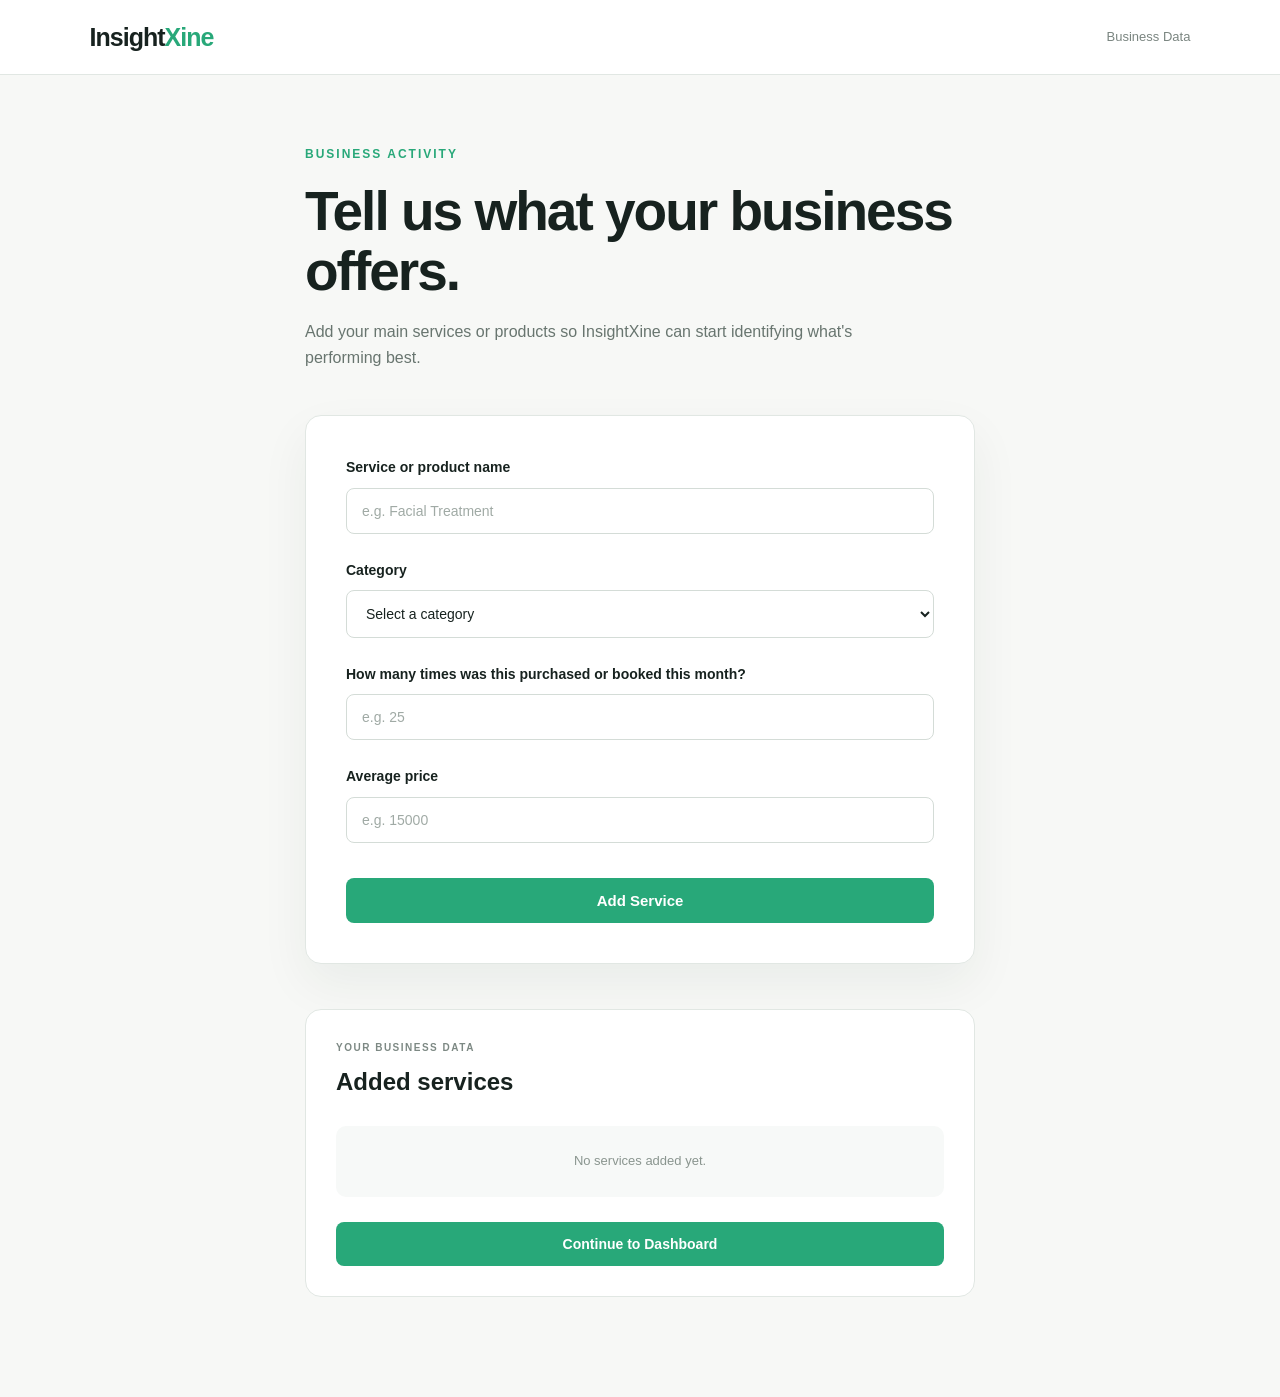
<file: data.html>
<!DOCTYPE html>
<html lang="en">

<head>
    <meta charset="UTF-8">
    <meta name="viewport" content="width=device-width, initial-scale=1.0">

    <title>Add Business Data | InsightXine</title>

    <link rel="stylesheet" href="css/style.css">
    <link rel="manifest" href="manifest.json">

    <meta name="theme-color" content="#28a879">

    <meta name="viewport" content="width=device-width, initial-scale=1.0">
</head>

<body class="data-page">

    <!-- HEADER -->
    <header class="setup-header">

        <a href="dashboard.html" class="logo">
            Insight<span>Xine</span>
        </a>

        <span class="setup-progress">
            Business Data
        </span>

    </header>


    <!-- MAIN -->
    <main class="data-container">

        <div class="setup-intro">

            <p class="eyebrow">
                BUSINESS ACTIVITY
            </p>

            <h1>
                Tell us what your business offers.
            </h1>

            <p>
                Add your main services or products so InsightXine
                can start identifying what's performing best.
            </p>

        </div>


        <!-- SERVICE FORM -->
        <form id="serviceForm" class="business-form">

            <div class="form-group">

                <label for="serviceName">
                    Service or product name
                </label>

                <input
                    type="text"
                    id="serviceName"
                    placeholder="e.g. Facial Treatment"
                    required
                >

            </div>


            <div class="form-group">

                <label for="serviceCategory">
                    Category
                </label>

                <select id="serviceCategory" required>

                    <option value="">
                        Select a category
                    </option>

                    <option value="service">
                        Service
                    </option>

                    <option value="product">
                        Product
                    </option>

                </select>

            </div>


            <div class="form-group">

                <label for="bookings">
                    How many times was this purchased or booked this month?
                </label>

                <input
                    type="number"
                    id="bookings"
                    placeholder="e.g. 25"
                    min="0"
                    required
                >

            </div>


            <div class="form-group">

                <label for="price">
                    Average price
                </label>

                <input
                    type="number"
                    id="price"
                    placeholder="e.g. 15000"
                    min="0"
                    required
                >

            </div>


            <button
                type="submit"
                class="primary-button setup-button"
            >
                Add Service
            </button>

        </form>


        <!-- ADDED SERVICES -->
        <section class="added-data">

            <div class="section-title">

                <div>

                    <p class="dashboard-label">
                        YOUR BUSINESS DATA
                    </p>

                    <h2>
                        Added services
                    </h2>

                </div>

            </div>


            <div id="servicesList" class="services-list">

                <p class="empty-state">
                    No services added yet.
                </p>

            </div>


            <button
                id="finishDataButton"
                class="primary-button finish-data-button"
                type="button"
            >
                Continue to Dashboard
            </button>

        </section>

    </main>


    <script src="js/script.js"></script>

</body>

</html>
</file>
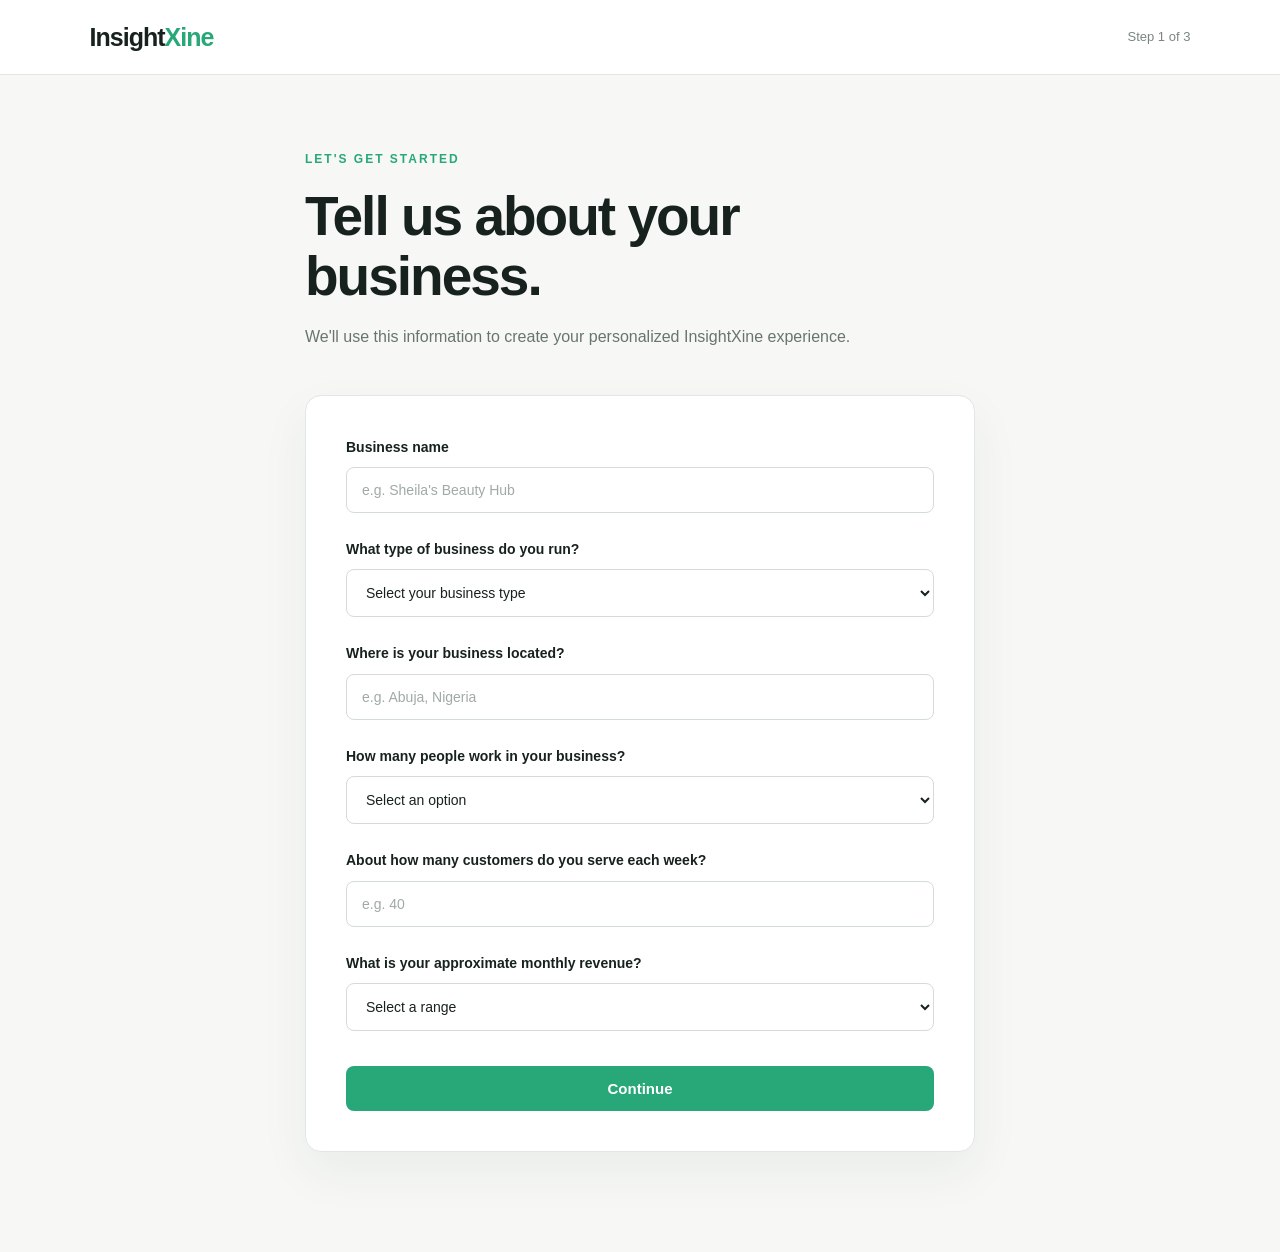
<file: setup.html>
<!DOCTYPE html>
<html lang="en">

<head>
    <meta charset="UTF-8">
    <meta name="viewport" content="width=device-width, initial-scale=1.0">

    <title>Set Up Your Business | InsightXine</title>

    <link rel="stylesheet" href="css/style.css">
    <link rel="manifest" href="manifest.json">

     <meta name="theme-color" content="#28a879">

      <meta name="viewport" content="width=device-width, initial-scale=1.0">
</head>

<body class="setup-page">

    <!-- TOP BAR -->
    <header class="setup-header">

        <a href="index.html" class="logo">
            Insight<span>Xine</span>
        </a>

        <span class="setup-progress">
            Step 1 of 3
        </span>

    </header>


    <!-- SETUP CONTENT -->
    <main class="setup-container">

        <div class="setup-intro">

            <p class="eyebrow">
                LET'S GET STARTED
            </p>

            <h1>
                Tell us about your business.
            </h1>

            <p>
                We'll use this information to create your
                personalized InsightXine experience.
            </p>

        </div>


        <!-- BUSINESS FORM -->
        <form
    id="businessForm"
    class="business-form"
    action="dashboard.html"
    method="GET"
          >

            <!-- BUSINESS NAME -->
            <div class="form-group">

                <label for="businessName">
                    Business name
                </label>

                <input
                    type="text"
                    id="businessName"
                    name="businessName"
                    placeholder="e.g. Sheila's Beauty Hub"
                    required
                >

            </div>


            <!-- BUSINESS TYPE -->
            <div class="form-group">

                <label for="businessType">
                    What type of business do you run?
                </label>

                <select
                    id="businessType"
                    name="businessType"
                    required
                >

                    <option value="">
                        Select your business type
                    </option>

                    <option value="beauty">
                        Beauty & Salon
                    </option>

                    <option value="restaurant">
                        Restaurant & Food
                    </option>

                    <option value="fashion">
                        Fashion & Clothing
                    </option>

                    <option value="retail">
                        Retail / Store
                    </option>

                    <option value="professional">
                        Professional Services
                    </option>

                    <option value="health">
                        Health & Wellness
                    </option>

                    <option value="other">
                        Other
                    </option>

                </select>

            </div>


            <!-- LOCATION -->
            <div class="form-group">

                <label for="businessLocation">
                    Where is your business located?
                </label>

                <input
                    type="text"
                    id="businessLocation"
                    name="businessLocation"
                    placeholder="e.g. Abuja, Nigeria"
                    required
                >

            </div>


            <!-- EMPLOYEES -->
            <div class="form-group">

                <label for="employees">
                    How many people work in your business?
                </label>

                <select
                    id="employees"
                    name="employees"
                    required
                >

                    <option value="">
                        Select an option
                    </option>

                    <option value="1">
                        Just me
                    </option>

                    <option value="2-5">
                        2–5 people
                    </option>

                    <option value="6-10">
                        6–10 people
                    </option>

                    <option value="11-25">
                        11–25 people
                    </option>

                    <option value="26+">
                        More than 25
                    </option>

                </select>

            </div>


            <!-- CUSTOMER COUNT -->
            <div class="form-group">

                <label for="customers">
                    About how many customers do you serve each week?
                </label>

                <input
                    type="number"
                    id="customers"
                    name="customers"
                    placeholder="e.g. 40"
                    min="0"
                    required
                >

            </div>


            <!-- REVENUE -->
            <div class="form-group">

                <label for="revenue">
                    What is your approximate monthly revenue?
                </label>

                <select
                    id="revenue"
                    name="revenue"
                    required
                >

                    <option value="">
                        Select a range
                    </option>

                    <option value="under-100k">
                        Under ₦100,000
                    </option>

                    <option value="100k-300k">
                        ₦100,000 – ₦300,000
                    </option>

                    <option value="300k-500k">
                        ₦300,000 – ₦500,000
                    </option>

                    <option value="500k-1m">
                        ₦500,000 – ₦1,000,000
                    </option>

                    <option value="1m+">
                        More than ₦1,000,000
                    </option>

                </select>

            </div>


            <!-- SUBMIT -->
            <button
                type="submit"
                class="primary-button setup-button"
            >
                Continue
            </button>

        </form>

    </main>


    <script src="js/script.js"></script>

</body>

</html>
</file>
<file: css/style.css>
/* =========================
   RESET
========================= */

* {
    margin: 0;
    padding: 0;
    box-sizing: border-box;
}

html {
    scroll-behavior: smooth;
}

body {
    font-family: Arial, Helvetica, sans-serif;
    background: #f7f8f6;
    color: #17221f;
    line-height: 1.6;
}

a {
    text-decoration: none;
    color: inherit;
}


/* =========================
   NAVBAR
========================= */

.navbar {
    width: 100%;
    padding: 22px 7%;
    display: flex;
    align-items: center;
    justify-content: space-between;
    background: #f7f8f6;
    border-bottom: 1px solid #e4e8e5;
    position: sticky;
    top: 0;
    z-index: 1000;
}

.logo,
.footer-logo {
    font-size: 25px;
    font-weight: 800;
    letter-spacing: -1px;
}

.logo span,
.footer-logo span {
    color: #28a879;
}

.navbar nav {
    display: flex;
    gap: 35px;
}

.navbar nav a {
    font-size: 14px;
    color: #53615c;
    transition: 0.3s;
}

.navbar nav a:hover {
    color: #28a879;
}

.nav-button {
    background: #17221f;
    color: white;
    padding: 11px 20px;
    border-radius: 8px;
    font-size: 14px;
    transition: 0.3s;
}

.nav-button:hover {
    background: #28a879;
}


/* =========================
   BUTTONS
========================= */

.primary-button {
    display: inline-block;
    background: #28a879;
    color: white;
    padding: 14px 24px;
    border-radius: 8px;
    font-weight: 600;
    transition: 0.3s;
}

.primary-button:hover {
    transform: translateY(-2px);
    background: #218e67;
}

.secondary-button {
    display: inline-block;
    padding: 14px 24px;
    border: 1px solid #cbd3cf;
    border-radius: 8px;
    font-weight: 600;
    transition: 0.3s;
}

.secondary-button:hover {
    border-color: #28a879;
    color: #28a879;
}


/* =========================
   HERO
========================= */

.hero {
    min-height: 720px;
    padding: 100px 7%;
    display: grid;
    grid-template-columns: 1fr 1fr;
    align-items: center;
    gap: 70px;
}

.eyebrow {
    font-size: 12px;
    font-weight: 800;
    letter-spacing: 2px;
    color: #28a879;
    margin-bottom: 18px;
}

.hero h1 {
    max-width: 650px;
    font-size: clamp(48px, 6vw, 76px);
    line-height: 1.02;
    letter-spacing: -4px;
    margin-bottom: 25px;
}

.hero h1 span {
    display: block;
    color: #28a879;
}

.hero-text {
    max-width: 570px;
    color: #66736e;
    font-size: 18px;
    margin-bottom: 32px;
}

.hero-buttons {
    display: flex;
    gap: 15px;
    flex-wrap: wrap;
}

.hero-note {
    margin-top: 20px;
    font-size: 13px;
    color: #89938f;
}


/* =========================
   DASHBOARD PREVIEW
========================= */

.dashboard-preview {
    background: white;
    border: 1px solid #dfe6e2;
    border-radius: 18px;
    padding: 25px;
    box-shadow: 0 25px 60px rgba(22, 43, 35, 0.10);
}

.preview-header {
    display: flex;
    align-items: center;
    justify-content: space-between;
    padding-bottom: 20px;
    border-bottom: 1px solid #edf0ee;
}

.preview-header small,
.preview-card small,
.insight-box small,
.action-box small {
    font-size: 10px;
    letter-spacing: 1.2px;
    color: #89938f;
    font-weight: 700;
}

.preview-header h3 {
    margin-top: 5px;
    font-size: 18px;
}

.status {
    font-size: 12px;
    color: #28a879;
    background: #e9f8f1;
    padding: 7px 10px;
    border-radius: 20px;
}

.preview-cards {
    display: grid;
    grid-template-columns: repeat(3, 1fr);
    gap: 12px;
    margin: 20px 0;
}

.preview-card {
    background: #f7f9f8;
    padding: 16px;
    border-radius: 10px;
}

.preview-card strong {
    display: block;
    margin: 8px 0 3px;
    font-size: 19px;
}

.preview-card span {
    font-size: 11px;
    color: #28a879;
}

.insight-box {
    display: flex;
    gap: 14px;
    padding: 18px;
    background: #edf9f4;
    border-radius: 12px;
}

.insight-icon {
    width: 35px;
    height: 35px;
    display: flex;
    align-items: center;
    justify-content: center;
    background: #28a879;
    color: white;
    border-radius: 8px;
}

.insight-box p,
.action-box p {
    font-size: 13px;
    margin-top: 6px;
}

.action-box {
    margin-top: 14px;
    padding: 18px;
    border-left: 3px solid #28a879;
    background: #fafafa;
}


/* =========================
   SECTIONS
========================= */

.features,
.how-it-works {
    padding: 110px 7%;
}

.section-heading {
    max-width: 700px;
    margin-bottom: 55px;
}

.section-heading h2 {
    font-size: clamp(36px, 4vw, 54px);
    line-height: 1.1;
    letter-spacing: -2px;
    margin-bottom: 18px;
}

.section-heading > p:last-child {
    color: #68756f;
}


/* =========================
   FEATURE CARDS
========================= */

.feature-grid {
    display: grid;
    grid-template-columns: repeat(3, 1fr);
    gap: 20px;
}

.feature-card {
    background: white;
    padding: 35px;
    border: 1px solid #e1e7e3;
    border-radius: 14px;
    transition: 0.3s;
}

.feature-card:hover {
    transform: translateY(-5px);
    box-shadow: 0 20px 40px rgba(22, 43, 35, 0.08);
}

.feature-number {
    color: #28a879;
    font-size: 13px;
    font-weight: 800;
    margin-bottom: 45px;
}

.feature-card h3 {
    font-size: 22px;
    margin-bottom: 12px;
}

.feature-card p {
    color: #6d7974;
    font-size: 14px;
}


/* =========================
   HOW IT WORKS
========================= */

.how-it-works {
    background: #17221f;
    color: white;
}

.how-it-works .section-heading > p:last-child {
    color: #aebbb5;
}

.steps {
    display: grid;
    grid-template-columns: repeat(3, 1fr);
    gap: 25px;
}

.step {
    border-top: 1px solid #40504a;
    padding-top: 25px;
}

.step span {
    color: #28a879;
    font-weight: 800;
}

.step h3 {
    margin: 25px 0 12px;
    font-size: 23px;
}

.step p {
    color: #aebbb5;
    font-size: 14px;
}


/* =========================
   CTA
========================= */

.cta {
    margin: 90px 7%;
    padding: 70px;
    background: #dff4eb;
    border-radius: 20px;
    display: flex;
    align-items: center;
    justify-content: space-between;
    gap: 40px;
}

.cta h2 {
    max-width: 650px;
    font-size: clamp(35px, 4vw, 55px);
    line-height: 1.1;
    letter-spacing: -2px;
    margin-bottom: 18px;
}

.cta p {
    color: #617069;
}


/* =========================
   FOOTER
========================= */

footer {
    padding: 45px 7%;
    border-top: 1px solid #e0e5e2;
    background: white;
}

footer > p {
    margin-top: 10px;
    color: #718079;
    font-size: 14px;
}

.copyright {
    margin-top: 35px !important;
    font-size: 12px !important;
}


/* =========================
   RESPONSIVE
========================= */

@media (max-width: 900px) {

    .navbar nav {
        display: none;
    }

    .hero {
        grid-template-columns: 1fr;
        padding-top: 70px;
    }

    .feature-grid,
    .steps {
        grid-template-columns: 1fr;
    }

    .cta {
        flex-direction: column;
        align-items: flex-start;
        padding: 45px 30px;
    }
}


@media (max-width: 600px) {

    .navbar {
        padding: 18px 5%;
    }

    .nav-button {
        padding: 9px 14px;
    }

    .hero,
    .features,
    .how-it-works {
        padding-left: 5%;
        padding-right: 5%;
    }

    .hero h1 {
        letter-spacing: -2px;
    }

    .preview-cards {
        grid-template-columns: 1fr;
    }

    .hero-buttons {
        flex-direction: column;
    }

    .hero-buttons a {
        text-align: center;
    }

    .cta {
        margin: 60px 5%;
    }
}

/* =========================
   BUSINESS SETUP PAGE
========================= */

.setup-page {
    min-height: 100vh;
    background: #f7f8f6;
}


/* TOP HEADER */

.setup-header {
    height: 75px;
    padding: 0 7%;
    display: flex;
    align-items: center;
    justify-content: space-between;
    background: white;
    border-bottom: 1px solid #e1e7e3;
}

.setup-progress {
    font-size: 13px;
    color: #7a8580;
}


/* SETUP CONTAINER */

.setup-container {
    width: 100%;
    max-width: 720px;
    margin: 0 auto;
    padding: 75px 25px 100px;
}


/* INTRO */

.setup-intro {
    margin-bottom: 45px;
}

.setup-intro h1 {
    font-size: clamp(38px, 5vw, 55px);
    line-height: 1.08;
    letter-spacing: -2px;
    margin-bottom: 18px;
}

.setup-intro > p:last-child {
    max-width: 580px;
    color: #68756f;
    font-size: 16px;
}


/* FORM */

.business-form {
    background: white;
    padding: 40px;
    border: 1px solid #e1e7e3;
    border-radius: 16px;
    box-shadow: 0 20px 50px rgba(22, 43, 35, 0.06);
}


/* FORM GROUP */

.form-group {
    margin-bottom: 25px;
}

.form-group label {
    display: block;
    font-size: 14px;
    font-weight: 700;
    margin-bottom: 9px;
}


/* INPUTS */

.form-group input,
.form-group select {
    width: 100%;
    padding: 14px 15px;
    border: 1px solid #d4dcd7;
    border-radius: 8px;
    background: white;
    color: #17221f;
    font-family: inherit;
    font-size: 14px;
    outline: none;
    transition: 0.2s;
}

.form-group input::placeholder {
    color: #a0aaa5;
}

.form-group input:focus,
.form-group select:focus {
    border-color: #28a879;
    box-shadow: 0 0 0 3px rgba(40, 168, 121, 0.10);
}


/* BUTTON */

.setup-button {
    width: 100%;
    border: none;
    cursor: pointer;
    font-family: inherit;
    font-size: 15px;
    margin-top: 10px;
}


/* MOBILE */

@media (max-width: 600px) {

    .setup-header {
        padding: 0 5%;
    }

    .setup-container {
        padding: 50px 5% 80px;
    }

    .business-form {
        padding: 25px;
    }

}

/* =========================
   DASHBOARD
========================= */

.dashboard-page {
    min-height: 100vh;
    background: #f5f7f6;
}


/* SIDEBAR */

.sidebar {
    position: fixed;
    left: 0;
    top: 0;
    width: 245px;
    height: 100vh;
    padding: 30px 20px;
    background: #17221f;
    color: white;
    display: flex;
    flex-direction: column;
}

.sidebar .logo {
    padding: 0 12px;
    color: white;
    margin-bottom: 55px;
}

.dashboard-nav {
    display: flex;
    flex-direction: column;
    gap: 8px;
}

.dashboard-nav a,
.sidebar-bottom a {
    display: flex;
    align-items: center;
    gap: 13px;
    padding: 13px 14px;
    border-radius: 8px;
    color: #aebbb5;
    font-size: 14px;
    transition: 0.2s;
}

.dashboard-nav a:hover,
.dashboard-nav a.active {
    background: #263831;
    color: white;
}

.dashboard-nav a.active {
    border-left: 3px solid #28a879;
}

.dashboard-nav a span {
    width: 20px;
}

.sidebar-bottom {
    margin-top: auto;
}


/* MAIN */

.dashboard-main {
    margin-left: 245px;
    min-height: 100vh;
    padding: 35px 5%;
}


/* HEADER */

.dashboard-header {
    display: flex;
    justify-content: space-between;
    align-items: center;
    padding-bottom: 30px;
    border-bottom: 1px solid #dfe5e1;
}

.dashboard-label {
    font-size: 10px;
    letter-spacing: 1.5px;
    font-weight: 800;
    color: #7d8984;
    margin-bottom: 7px;
}

.dashboard-header h1 {
    font-size: 25px;
}

.profile-circle {
    width: 42px;
    height: 42px;
    border-radius: 50%;
    background: #28a879;
    color: white;
    display: flex;
    align-items: center;
    justify-content: center;
    font-size: 11px;
    font-weight: 800;
}


/* WELCOME */

.dashboard-welcome {
    padding: 55px 0 35px;
}

.dashboard-welcome h2 {
    max-width: 700px;
    font-size: clamp(32px, 4vw, 50px);
    line-height: 1.08;
    letter-spacing: -2px;
    margin-bottom: 15px;
}

.dashboard-welcome > div > p:last-child {
    color: #69766f;
}


/* METRICS */

.metric-grid {
    display: grid;
    grid-template-columns: repeat(4, 1fr);
    gap: 16px;
}

.metric-card {
    background: white;
    border: 1px solid #e0e6e2;
    border-radius: 12px;
    padding: 22px;
}

.metric-top {
    display: flex;
    justify-content: space-between;
    align-items: center;
    color: #6f7c76;
    font-size: 12px;
}

.metric-icon {
    width: 30px;
    height: 30px;
    display: flex;
    justify-content: center;
    align-items: center;
    background: #e9f7f1;
    color: #28a879;
    border-radius: 7px;
}

.metric-card strong {
    display: block;
    margin: 20px 0 5px;
    font-size: 25px;
}

.metric-card p {
    color: #929c97;
    font-size: 11px;
}


/* INSIGHTS */

.insights-layout {
    display: grid;
    grid-template-columns: 1.7fr 1fr;
    gap: 18px;
    margin-top: 18px;
}

.main-insight,
.action-card,
.profile-section {
    background: white;
    border: 1px solid #e0e6e2;
    border-radius: 12px;
}

.main-insight {
    padding: 28px;
}

.section-title {
    display: flex;
    justify-content: space-between;
    align-items: flex-start;
}

.section-title h3 {
    font-size: 21px;
}

.insight-status {
    color: #28a879;
    background: #e9f7f1;
    padding: 7px 10px;
    border-radius: 20px;
    font-size: 11px;
}

.insight-content {
    display: flex;
    gap: 18px;
    padding: 25px;
    margin-top: 25px;
    background: #edf9f4;
    border-radius: 10px;
}

.big-insight-icon {
    min-width: 45px;
    height: 45px;
    display: flex;
    justify-content: center;
    align-items: center;
    background: #28a879;
    color: white;
    border-radius: 10px;
    font-size: 20px;
}

.insight-content h4 {
    margin-bottom: 7px;
}

.insight-content p {
    color: #68756f;
    font-size: 13px;
}


/* ACTION */

.action-card {
    padding: 28px;
}

.action-icon {
    width: 45px;
    height: 45px;
    display: flex;
    justify-content: center;
    align-items: center;
    background: #17221f;
    color: white;
    border-radius: 10px;
    margin: 20px 0;
}

.action-card h3 {
    font-size: 20px;
    margin-bottom: 10px;
}

.action-card > p:not(.dashboard-label) {
    color: #6c7973;
    font-size: 13px;
    margin-bottom: 25px;
}

.action-button {
    border: none;
    background: #28a879;
    color: white;
    padding: 12px 18px;
    border-radius: 7px;
    cursor: pointer;
    font-family: inherit;
    font-weight: 600;
}


/* PROFILE */

.profile-section {
    margin-top: 18px;
    padding: 28px;
}

.profile-grid {
    display: grid;
    grid-template-columns: repeat(4, 1fr);
    gap: 20px;
    margin-top: 25px;
}

.profile-grid div {
    padding: 18px;
    background: #f7f9f8;
    border-radius: 8px;
}

.profile-grid span {
    display: block;
    color: #8a958f;
    font-size: 11px;
    margin-bottom: 8px;
}

.profile-grid strong {
    font-size: 14px;
}


/* FOOTER */

.dashboard-footer {
    display: flex;
    justify-content: space-between;
    margin-top: 50px;
    padding: 25px 0;
    border-top: 1px solid #dfe5e1;
    color: #89948f;
    font-size: 11px;
}

.dashboard-footer p {
    font-weight: 800;
    color: #28a879;
}


/* DASHBOARD MOBILE */

@media (max-width: 1100px) {

    .metric-grid {
        grid-template-columns: repeat(2, 1fr);
    }

    .profile-grid {
        grid-template-columns: repeat(2, 1fr);
    }

}

@media (max-width: 800px) {

    .sidebar {
        position: static;
        width: 100%;
        height: auto;
        padding: 18px;
    }

    .sidebar .logo {
        margin-bottom: 15px;
    }

    .dashboard-nav {
        flex-direction: row;
        overflow-x: auto;
    }

    .sidebar-bottom {
        display: none;
    }

    .dashboard-main {
        margin-left: 0;
        padding: 25px 5%;
    }

    .insights-layout {
        grid-template-columns: 1fr;
    }

}

@media (max-width: 600px) {

    .metric-grid,
    .profile-grid {
        grid-template-columns: 1fr;
    }

    .dashboard-footer {
        flex-direction: column;
        gap: 8px;
    }

}
/* =========================
   BUSINESS DATA PAGE
========================= */

.data-page {
    min-height: 100vh;
    background: #f7f8f6;
}

.data-container {
    width: 100%;
    max-width: 720px;
    margin: 0 auto;
    padding: 70px 25px 100px;
}


/* ADDED DATA */

.added-data {
    margin-top: 45px;
    background: white;
    border: 1px solid #e1e7e3;
    border-radius: 16px;
    padding: 30px;
}

.added-data h2 {
    font-size: 24px;
}


/* SERVICE LIST */

.services-list {
    margin-top: 25px;
}

.empty-state {
    padding: 25px;
    text-align: center;
    color: #8a958f;
    background: #f7f9f8;
    border-radius: 10px;
    font-size: 13px;
}


/* SERVICE ITEM */

.service-item {
    display: flex;
    align-items: center;
    justify-content: space-between;
    gap: 20px;
    padding: 18px;
    margin-bottom: 10px;
    background: #f7f9f8;
    border-radius: 10px;
}

.service-info h3 {
    font-size: 15px;
    margin-bottom: 5px;
}

.service-info p {
    color: #7b8781;
    font-size: 12px;
}

.service-stats {
    text-align: right;
}

.service-stats strong {
    display: block;
    font-size: 15px;
}

.service-stats span {
    font-size: 11px;
    color: #28a879;
}


/* FINISH BUTTON */

.finish-data-button {
    width: 100%;
    border: none;
    cursor: pointer;
    font-family: inherit;
    font-size: 14px;
    margin-top: 25px;
}


/* MOBILE */

@media (max-width: 600px) {

    .data-container {
        padding: 50px 5% 80px;
    }

    .added-data {
        padding: 22px;
    }

    .service-item {
        align-items: flex-start;
        flex-direction: column;
    }

    .service-stats {
        text-align: left;
    }

}

/* =========================
   TOP SERVICE
========================= */

.top-service-card {
    margin-top: 18px;
    padding: 25px;
    background: white;
    border: 1px solid #e0e6e2;
    border-radius: 12px;
    display: flex;
    justify-content: space-between;
    align-items: center;
}

.top-service-card h3 {
    font-size: 22px;
    margin-bottom: 6px;
}

.top-service-card p:not(.dashboard-label) {
    color: #718079;
    font-size: 13px;
}

.top-service-badge {
    width: 48px;
    height: 48px;
    display: flex;
    align-items: center;
    justify-content: center;
    background: #e9f7f1;
    color: #28a879;
    border-radius: 10px;
    font-size: 20px;
}

/* =========================
   INSIGHT LABEL
========================= */

.insight-label {
    display: block;
    font-size: 10px;
    font-weight: 800;
    letter-spacing: 1.5px;
    color: #28a879;
    margin-bottom: 7px;
}


/* BUSINESS HEALTH SCORE */

.health-score-section {
    margin: 30px 0;
}

.health-score-section h2 {
    margin-bottom: 18px;
    color: #134661;
    font-size: 24px;
}

.health-score-card {
    display: flex;
    align-items: center;
    gap: 25px;
    padding: 28px;
    background: #ffffff;
    border: 1px solid #e3ecef;
    border-radius: 18px;
    box-shadow: 0 6px 20px rgba(19, 70, 97, 0.08);
}

.health-score-circle {
    width: 120px;
    height: 120px;
    min-width: 120px;
    border-radius: 50%;
    background: #e5f7f2;
    border: 8px solid #30bfa3;
    display: flex;
    flex-direction: column;
    align-items: center;
    justify-content: center;
    color: #134661;
}

.health-score-circle span {
    font-size: 36px;
    font-weight: 800;
    line-height: 1.1;
}

.health-score-circle small {
    font-size: 13px;
    color: #52717f;
    margin-top: 4px;
}

.health-score-details h3 {
    margin: 0 0 10px;
    color: #134661;
    font-size: 21px;
}

.health-score-details p {
    margin: 0;
    color: #627783;
    font-size: 15px;
    line-height: 1.7;
    max-width: 550px;
}

/* MOBILE RESPONSIVENESS */

@media (max-width: 600px) {
    .health-score-card {
        flex-direction: column;
        align-items: flex-start;
        padding: 22px;
        gap: 20px;
    }

    .health-score-circle {
        width: 105px;
        height: 105px;
        min-width: 105px;
    }

    .health-score-circle span {
        font-size: 32px;
    }

    .health-score-section h2 {
        font-size: 21px;
    }

    .health-score-details h3 {
        font-size: 19px;
    }
}


/* Step 16: Booking Analytics Chart */

.booking-analytics-section {
    margin: 30px 0;
}

.booking-analytics-section h2 {
    margin-bottom: 8px;
    color: #134661;
    font-size: 24px;
}

.analytics-description {
    margin-bottom: 20px;
    color: #627783;
    line-height: 1.6;
}

.booking-chart-card {
    padding: 26px;
    background: #ffffff;
    border: 1px solid #e3ecef;
    border-radius: 18px;
    box-shadow: 0 6px 20px rgba(19, 70, 97, 0.08);
}

.chart-heading {
    display: flex;
    align-items: center;
    justify-content: space-between;
    gap: 15px;
    flex-wrap: wrap;
    margin-bottom: 28px;
}

.chart-heading h3 {
    margin: 0;
    color: #134661;
    font-size: 19px;
}

#chartTotalBookings {
    padding: 8px 13px;
    background: #e5f7f2;
    color: #137c69;
    border-radius: 20px;
    font-size: 13px;
    font-weight: 700;
}

.booking-chart {
    display: flex;
    flex-direction: column;
    gap: 24px;
}

.chart-row {
    width: 100%;
}

.chart-label {
    display: flex;
    justify-content: space-between;
    align-items: center;
    gap: 12px;
    margin-bottom: 10px;
    color: #294b5a;
    font-size: 14px;
}

.chart-label span {
    overflow-wrap: anywhere;
}

.chart-label strong {
    color: #134661;
    font-size: 15px;
}

.chart-bar-background {
    width: 100%;
    height: 14px;
    overflow: hidden;
    background: #edf2f4;
    border-radius: 20px;
}

.chart-bar {
    height: 100%;
    background: linear-gradient(90deg, #30bfa3, #134661);
    border-radius: 20px;
    transition: width 0.5s ease;
}

.chart-empty-message {
    margin: 0;
    padding: 25px 10px;
    color: #627783;
    text-align: center;
    line-height: 1.6;
}

@media (max-width: 600px) {
    .booking-chart-card {
        padding: 20px;
    }

    .booking-analytics-section h2 {
        font-size: 21px;
    }

    .chart-heading h3 {
        font-size: 17px;
    }

    .chart-label {
        font-size: 13px;
    }
}


/* Install InsightXine button */
.install-app-button {
    background: #28a879;
    color: #ffffff;
    border: none;
    border-radius: 10px;
    padding: 13px 20px;
    font-size: 15px;
    font-weight: 700;
    cursor: pointer;
    margin: 10px 0;
    transition: background 0.2s ease, transform 0.2s ease;
}

.install-app-button:hover {
    background: #208761;
    transform: translateY(-2px);
}

.install-app-button:focus-visible {
    outline: 3px solid #17221f;
    outline-offset: 3px;
}

.install-app-button[hidden] {
    display: none;
}


/* ==========================================
   INSIGHTXINE — PREMIUM DASHBOARD REDESIGN
   ========================================== */

.dashboard-page {
    --ix-navy: #134661;
    --ix-navy-dark: #0e354a;
    --ix-green: #30bfa3;
    --ix-green-dark: #168b76;
    --ix-green-light: #e8f8f3;
    --ix-bg: #f4f7f6;
    --ix-white: #ffffff;
    --ix-text: #203641;
    --ix-muted: #73838b;
    --ix-border: #e4ece9;

    background: var(--ix-bg);
    color: var(--ix-text);
    font-family: Inter, "Segoe UI", Arial, sans-serif;
}

/* Consistent sizing and smooth transitions */

.dashboard-page *,
.dashboard-page *::before,
.dashboard-page *::after {
    box-sizing: border-box;
}

.dashboard-page a,
.dashboard-page button {
    -webkit-tap-highlight-color: transparent;
}

.dashboard-page a {
    transition: background 0.2s ease, color 0.2s ease;
}

/* ==========================================
   SIDEBAR
   ========================================== */

.dashboard-page .sidebar {
    width: 250px;
    padding: 32px 18px 22px;
    background: linear-gradient(
        180deg,
        var(--ix-navy) 0%,
        var(--ix-navy-dark) 100%
    );
    border-right: 1px solid rgba(255, 255, 255, 0.08);
    box-shadow: 8px 0 30px rgba(14, 53, 74, 0.05);
    z-index: 20;
}

.dashboard-page .sidebar .logo {
    padding: 0 14px;
    margin-bottom: 48px;
    color: #ffffff;
    font-size: 27px;
    letter-spacing: -1.2px;
}

.dashboard-page .sidebar .logo span {
    color: var(--ix-green);
}

.dashboard-page .dashboard-nav {
    gap: 7px;
}

.dashboard-page .dashboard-nav a,
.dashboard-page .sidebar-bottom a {
    min-height: 46px;
    padding: 12px 14px;
    border-left: 3px solid transparent;
    border-radius: 9px;
    color: #c5d7dd;
    font-size: 13px;
    font-weight: 500;
}

.dashboard-page .dashboard-nav a:hover,
.dashboard-page .sidebar-bottom a:hover {
    background: rgba(255, 255, 255, 0.08);
    color: #ffffff;
}

.dashboard-page .dashboard-nav a.active {
    background: rgba(48, 191, 163, 0.15);
    border-left-color: var(--ix-green);
    color: #ffffff;
    font-weight: 700;
}

.dashboard-page .dashboard-nav a span {
    display: inline-flex;
    justify-content: center;
    align-items: center;
    font-size: 17px;
}

/* ==========================================
   MAIN CONTENT
   ========================================== */

.dashboard-page .dashboard-main {
    margin-left: 250px;
    padding: 34px clamp(22px, 3.5vw, 54px);
    max-width: none;
    min-width: 0;
}

.dashboard-page .dashboard-label {
    color: #82929a;
    font-size: 10px;
    font-weight: 800;
    letter-spacing: 1.6px;
    line-height: 1.5;
}

.dashboard-page h1,
.dashboard-page h2,
.dashboard-page h3,
.dashboard-page h4 {
    color: var(--ix-navy);
    overflow-wrap: anywhere;
}

.dashboard-page p {
    overflow-wrap: anywhere;
}

/* ==========================================
   HEADER AND LOGOUT
   ========================================== */

.dashboard-page .dashboard-header {
    min-height: 76px;
    gap: 20px;
    padding-bottom: 25px;
    border-bottom: 1px solid var(--ix-border);
}

.dashboard-page .dashboard-header h1 {
    margin-top: 4px;
    font-size: clamp(23px, 2.4vw, 30px);
    font-weight: 750;
    letter-spacing: -0.8px;
}

.dashboard-page .dashboard-header-actions {
    display: flex;
    align-items: center;
    gap: 15px;
    flex-shrink: 0;
}

.dashboard-page .profile-circle {
    width: 44px;
    height: 44px;
    background: var(--ix-green-light);
    border: 1px solid #c8eee3;
    color: var(--ix-navy);
    font-size: 12px;
    font-weight: 800;
}

.dashboard-page .logout-button {
    min-height: 40px;
    padding: 10px 16px;
    border: 1px solid #d9e5e1;
    border-radius: 9px;
    background: #ffffff;
    color: var(--ix-navy);
    font-family: inherit;
    font-size: 13px;
    font-weight: 700;
    cursor: pointer;
    transition: background 0.2s ease,
                border-color 0.2s ease,
                color 0.2s ease;
}

.dashboard-page .logout-button:hover {
    background: var(--ix-navy);
    border-color: var(--ix-navy);
    color: #ffffff;
}

.dashboard-page .logout-button:disabled {
    cursor: wait;
    opacity: 0.65;
}

.dashboard-page button:focus-visible,
.dashboard-page a:focus-visible {
    outline: 3px solid rgba(48, 191, 163, 0.6);
    outline-offset: 3px;
}

/* ==========================================
   WELCOME SECTION
   ========================================== */

.dashboard-page .dashboard-welcome {
    padding: 42px 0 30px;
}

.dashboard-page .dashboard-welcome .eyebrow {
    margin-bottom: 12px;
    color: var(--ix-green-dark);
    font-size: 11px;
    letter-spacing: 1.7px;
}

.dashboard-page .dashboard-welcome h2 {
    max-width: 680px;
    margin-bottom: 13px;
    font-size: clamp(29px, 3.3vw, 43px);
    line-height: 1.16;
    letter-spacing: -1.5px;
    font-weight: 750;
}

.dashboard-page .dashboard-welcome > div > p:last-child {
    max-width: 620px;
    color: var(--ix-muted);
    font-size: 14px;
    line-height: 1.8;
}

/* ==========================================
   METRIC CARDS
   ========================================== */

.dashboard-page .metric-grid {
    gap: 18px;
}

.dashboard-page .metric-card {
    min-width: 0;
    padding: 23px;
    background: var(--ix-white);
    border: 1px solid var(--ix-border);
    border-radius: 15px;
    box-shadow: 0 3px 12px rgba(19, 70, 97, 0.025);
    transition: transform 0.2s ease,
                box-shadow 0.2s ease,
                border-color 0.2s ease;
}

.dashboard-page .metric-card:hover {
    transform: translateY(-3px);
    border-color: #c8e9df;
    box-shadow: 0 10px 25px rgba(19, 70, 97, 0.07);
}

.dashboard-page .metric-top {
    gap: 10px;
    color: var(--ix-muted);
    font-size: 12px;
    font-weight: 600;
}

.dashboard-page .metric-icon {
    width: 36px;
    height: 36px;
    flex-shrink: 0;
    border-radius: 10px;
    background: var(--ix-green-light);
    color: var(--ix-green-dark);
    font-size: 16px;
}

.dashboard-page .metric-card strong {
    margin: 22px 0 7px;
    color: var(--ix-navy);
    font-size: clamp(23px, 2.1vw, 30px);
    line-height: 1.25;
    letter-spacing: -0.8px;
    overflow-wrap: anywhere;
}

.dashboard-page .metric-card p {
    color: var(--ix-muted);
    font-size: 11px;
    line-height: 1.6;
}

/* ==========================================
   PERFORMANCE SNAPSHOT
   ========================================== */

.dashboard-page .performance-section {
    margin-top: 38px;
}

.dashboard-page .performance-section > .section-title {
    margin-bottom: 18px;
}

.dashboard-page .section-title h3 {
    font-size: 21px;
    font-weight: 750;
    letter-spacing: -0.4px;
}

.dashboard-page .performance-grid {
    display: grid;
    grid-template-columns: repeat(4, minmax(0, 1fr));
    gap: 18px;
}

.dashboard-page .performance-card {
    min-width: 0;
    padding: 22px;
    background: #ffffff;
    border: 1px solid var(--ix-border);
    border-radius: 15px;
    box-shadow: 0 3px 12px rgba(19, 70, 97, 0.025);
    transition: transform 0.2s ease, box-shadow 0.2s ease;
}

.dashboard-page .performance-card:hover {
    transform: translateY(-3px);
    box-shadow: 0 10px 25px rgba(19, 70, 97, 0.06);
}

.dashboard-page .performance-card-top {
    display: flex;
    align-items: center;
    justify-content: space-between;
    gap: 8px;
    color: var(--ix-muted);
    font-size: 12px;
    font-weight: 600;
}

.dashboard-page .performance-icon {
    display: inline-flex;
    align-items: center;
    justify-content: center;
    width: 34px;
    height: 34px;
    flex-shrink: 0;
    border-radius: 9px;
    background: #eef4fa;
    color: var(--ix-navy);
}

.dashboard-page .performance-card > strong {
    display: block;
    margin: 20px 0 7px;
    color: var(--ix-navy);
    font-size: clamp(20px, 1.8vw, 27px);
    line-height: 1.3;
    overflow-wrap: anywhere;
}

.dashboard-page .performance-card > p {
    color: var(--ix-muted);
    font-size: 11px;
    line-height: 1.6;
}

/* ==========================================
   TOP SERVICE
   ========================================== */

.dashboard-page .top-service-card {
    margin-top: 20px;
    padding: 26px;
    gap: 20px;
    background: linear-gradient(115deg, #ffffff 0%, #f0faf6 100%);
    border: 1px solid #d9eee6;
    border-radius: 16px;
    box-shadow: 0 4px 15px rgba(19, 70, 97, 0.025);
}

.dashboard-page .top-service-card h3 {
    margin: 6px 0 8px;
    font-size: 23px;
    letter-spacing: -0.5px;
}

.dashboard-page .top-service-card p:not(.dashboard-label) {
    color: var(--ix-muted);
    font-size: 13px;
    line-height: 1.7;
}

.dashboard-page .top-service-badge {
    width: 52px;
    height: 52px;
    flex-shrink: 0;
    border-radius: 14px;
    background: var(--ix-green-light);
    color: var(--ix-green-dark);
    font-size: 23px;
}

/* ==========================================
   INSIGHTS AND RECOMMENDED ACTION
   ========================================== */

.dashboard-page .insights-layout {
    align-items: stretch;
    gap: 20px;
    margin-top: 24px;
}

.dashboard-page .main-insight,
.dashboard-page .action-card,
.dashboard-page .profile-section {
    min-width: 0;
    background: #ffffff;
    border: 1px solid var(--ix-border);
    border-radius: 16px;
    box-shadow: 0 3px 14px rgba(19, 70, 97, 0.025);
}

.dashboard-page .main-insight {
    padding: 28px;
}

.dashboard-page .section-title {
    gap: 15px;
}

.dashboard-page .section-title h3 {
    line-height: 1.4;
}

.dashboard-page .insight-status {
    flex-shrink: 0;
    background: var(--ix-green-light);
    color: var(--ix-green-dark);
    font-weight: 700;
}

.dashboard-page .insight-content {
    align-items: flex-start;
    gap: 16px;
    margin-top: 26px;
    padding: 23px;
    background: #f0faf6;
    border: 1px solid #e0f3eb;
    border-radius: 13px;
}

.dashboard-page .big-insight-icon {
    min-width: 43px;
    height: 43px;
    border-radius: 12px;
    background: var(--ix-green);
    color: #103d3a;
}

.dashboard-page .insight-label {
    color: var(--ix-green-dark);
}

.dashboard-page .insight-content h4 {
    margin-bottom: 8px;
    font-size: 16px;
    line-height: 1.5;
}

.dashboard-page .insight-content p {
    color: #64777f;
    font-size: 13px;
    line-height: 1.8;
}

.dashboard-page .action-card {
    padding: 28px;
}

.dashboard-page .action-icon {
    width: 44px;
    height: 44px;
    margin: 22px 0 18px;
    border-radius: 12px;
    background: var(--ix-navy);
    color: #ffffff;
    font-size: 20px;
}

.dashboard-page .action-card h3 {
    margin-bottom: 10px;
    font-size: 19px;
    line-height: 1.5;
}

.dashboard-page .action-card > p:not(.dashboard-label) {
    margin-bottom: 23px;
    color: var(--ix-muted);
    font-size: 13px;
    line-height: 1.8;
}

.dashboard-page .action-button {
    display: inline-flex;
    justify-content: center;
    align-items: center;
    min-height: 44px;
    padding: 12px 18px;
    border: 1px solid var(--ix-green-dark);
    border-radius: 9px;
    background: var(--ix-green-dark);
    color: #ffffff;
    font-size: 13px;
    font-weight: 700;
    text-align: center;
    transition: background 0.2s ease, transform 0.2s ease;
}

.dashboard-page .action-button:hover {
    transform: translateY(-1px);
    background: #11715f;
}

/* ==========================================
   BUSINESS HEALTH SCORE
   ========================================== */

.dashboard-page .health-score-section {
    margin: 30px 0;
}

.dashboard-page .health-score-section h2,
.dashboard-page .booking-analytics-section h2,
.dashboard-page .performance-summary > h2 {
    margin-bottom: 17px;
    color: var(--ix-navy);
    font-size: 22px;
    font-weight: 750;
    letter-spacing: -0.5px;
}

.dashboard-page .health-score-card {
    gap: 28px;
    padding: 28px;
    background: #ffffff;
    border: 1px solid var(--ix-border);
    border-radius: 16px;
    box-shadow: 0 3px 14px rgba(19, 70, 97, 0.035);
}

.dashboard-page .health-score-circle {
    width: 116px;
    height: 116px;
    min-width: 116px;
    border: 7px solid var(--ix-green);
    background: var(--ix-green-light);
    color: var(--ix-navy);
}

.dashboard-page .health-score-circle span {
    font-size: 35px;
    font-weight: 800;
}

.dashboard-page .health-score-circle small {
    color: var(--ix-muted);
}

.dashboard-page .health-score-details h3 {
    margin-bottom: 8px;
    font-size: 20px;
}

.dashboard-page .health-score-details p {
    color: var(--ix-muted);
    font-size: 13px;
    line-height: 1.8;
}

/* ==========================================
   PERFORMANCE SUMMARY
   ========================================== */

.dashboard-page .performance-summary {
    margin: 30px 0;
    padding: 28px;
    background: #ffffff;
    border: 1px solid var(--ix-border);
    border-radius: 16px;
    box-shadow: 0 3px 14px rgba(19, 70, 97, 0.035);
}

.dashboard-page .performance-summary > h2 {
    margin-bottom: 23px;
}

.dashboard-page .performance-status {
    padding: 22px;
    background: #f5f8fb;
    border: 1px solid #e6edf2;
    border-radius: 12px;
}

.dashboard-page .summary-label {
    margin-bottom: 7px;
    color: var(--ix-muted);
    font-size: 11px;
    font-weight: 700;
    text-transform: uppercase;
    letter-spacing: 1px;
}

.dashboard-page .performance-status h3 {
    margin-bottom: 8px;
    font-size: 18px;
}

.dashboard-page .performance-status p:last-child {
    color: var(--ix-muted);
    font-size: 13px;
    line-height: 1.8;
}

.dashboard-page .performance-next-step {
    margin-top: 16px;
    padding: 22px;
    background: var(--ix-green-light);
    border: 1px solid #d9f0e7;
    border-radius: 12px;
}

.dashboard-page .performance-next-step h3 {
    margin-bottom: 8px;
    font-size: 16px;
}

.dashboard-page .performance-next-step p {
    color: #526c71;
    font-size: 13px;
    line-height: 1.8;
}

/* ==========================================
   BOOKING ANALYTICS
   ========================================== */

.dashboard-page .booking-analytics-section {
    margin: 30px 0;
}

.dashboard-page .booking-analytics-section h2 {
    margin-bottom: 7px;
}

.dashboard-page .analytics-description {
    margin-bottom: 19px;
    color: var(--ix-muted);
    font-size: 13px;
    line-height: 1.8;
}

.dashboard-page .booking-chart-card {
    padding: 26px;
    background: #ffffff;
    border: 1px solid var(--ix-border);
    border-radius: 16px;
    box-shadow: 0 3px 14px rgba(19, 70, 97, 0.035);
}

.dashboard-page .chart-heading {
    margin-bottom: 28px;
}

.dashboard-page .chart-heading h3 {
    color: var(--ix-navy);
    font-size: 18px;
}

.dashboard-page #chartTotalBookings {
    background: var(--ix-green-light);
    color: var(--ix-green-dark);
}

.dashboard-page .booking-chart {
    gap: 23px;
}

.dashboard-page .chart-label {
    color: var(--ix-text);
}

.dashboard-page .chart-label strong {
    color: var(--ix-navy);
}

.dashboard-page .chart-bar-background {
    height: 12px;
    background: #edf2f1;
}

.dashboard-page .chart-bar {
    background: linear-gradient(
        90deg,
        var(--ix-green),
        var(--ix-green-dark)
    );
}

.dashboard-page .chart-empty-message {
    color: var(--ix-muted);
    font-size: 13px;
}

/* ==========================================
   BUSINESS PROFILE
   ========================================== */

.dashboard-page .profile-section {
    margin-top: 30px;
    padding: 28px;
}

.dashboard-page .profile-grid {
    gap: 15px;
    margin-top: 22px;
}

.dashboard-page .profile-grid div {
    min-width: 0;
    padding: 19px;
    background: #f6f9f8;
    border: 1px solid #edf2ef;
    border-radius: 11px;
}

.dashboard-page .profile-grid span {
    color: var(--ix-muted);
    font-size: 11px;
}

.dashboard-page .profile-grid strong {
    display: block;
    color: var(--ix-navy);
    font-size: 14px;
    line-height: 1.6;
    overflow-wrap: anywhere;
}

/* ==========================================
   DASHBOARD FOOTER
   ========================================== */

.dashboard-page .dashboard-footer {
    gap: 15px;
    margin-top: 38px;
    padding: 24px 0 10px;
    border-top: 1px solid var(--ix-border);
    color: var(--ix-muted);
    font-size: 12px;
}

.dashboard-page .dashboard-footer p {
    color: var(--ix-navy);
    font-size: 15px;
    font-weight: 800;
}

/* ==========================================
   RESPONSIVE TABLET
   ========================================== */

@media (max-width: 1250px) {
    .dashboard-page .performance-grid {
        grid-template-columns: repeat(2, minmax(0, 1fr));
    }

    .dashboard-page .insights-layout {
        grid-template-columns: 1fr;
    }
}

@media (max-width: 800px) {
    .dashboard-page .sidebar {
        position: relative;
        width: 100%;
        height: auto;
        padding: 18px 20px;
    }

    .dashboard-page .sidebar .logo {
        margin-bottom: 18px;
        padding: 0 8px;
        font-size: 25px;
    }

    .dashboard-page .dashboard-nav {
        flex-direction: row;
        gap: 6px;
        padding-bottom: 3px;
        overflow-x: auto;
        scrollbar-width: thin;
    }

    .dashboard-page .dashboard-nav a {
        flex: 0 0 auto;
        min-height: 42px;
        padding: 10px 12px;
        white-space: nowrap;
    }

    .dashboard-page .sidebar-bottom {
        display: none;
    }

    .dashboard-page .dashboard-main {
        margin-left: 0;
        padding: 27px 24px;
    }

    .dashboard-page .dashboard-welcome {
        padding-top: 35px;
    }

    .dashboard-page .metric-grid {
        grid-template-columns: repeat(2, minmax(0, 1fr));
    }

    .dashboard-page .profile-grid {
        grid-template-columns: repeat(2, minmax(0, 1fr));
    }
}

/* ==========================================
   RESPONSIVE MOBILE
   ========================================== */

@media (max-width: 520px) {
    .dashboard-page .dashboard-main {
        padding: 22px 16px;
    }

    .dashboard-page .dashboard-header {
        align-items: flex-start;
        gap: 12px;
        padding-bottom: 20px;
    }

    .dashboard-page .dashboard-header h1 {
        font-size: 22px;
    }

    .dashboard-page .dashboard-header-actions {
        gap: 8px;
    }

    .dashboard-page .logout-button {
        min-height: 38px;
        padding: 9px 11px;
        font-size: 11px;
    }

    .dashboard-page .profile-circle {
        width: 38px;
        height: 38px;
        font-size: 10px;
    }

    .dashboard-page .dashboard-welcome {
        padding: 30px 0 24px;
    }

    .dashboard-page .dashboard-welcome h2 {
        font-size: 30px;
        letter-spacing: -1px;
    }

    .dashboard-page .metric-grid,
    .dashboard-page .performance-grid,
    .dashboard-page .profile-grid {
        grid-template-columns: repeat(2, minmax(0, 1fr));
        gap: 11px;
    }

    .dashboard-page .metric-card,
    .dashboard-page .performance-card {
        padding: 15px;
    }

    .dashboard-page .metric-top,
    .dashboard-page .performance-card-top {
        align-items: flex-start;
        font-size: 11px;
    }

    .dashboard-page .metric-card strong,
    .dashboard-page .performance-card > strong {
        font-size: 21px;
    }

    .dashboard-page .metric-card p,
    .dashboard-page .performance-card > p {
        font-size: 10px;
    }

    .dashboard-page .main-insight,
    .dashboard-page .action-card,
    .dashboard-page .profile-section,
    .dashboard-page .performance-summary,
    .dashboard-page .booking-chart-card {
        padding: 19px;
    }

    .dashboard-page .insight-content {
        padding: 16px;
        gap: 12px;
    }

    .dashboard-page .big-insight-icon {
        min-width: 35px;
        height: 35px;
    }

    .dashboard-page .section-title h3 {
        font-size: 18px;
    }

    .dashboard-page .insight-status {
        padding: 6px 8px;
        font-size: 10px;
    }

    .dashboard-page .health-score-card {
        padding: 20px;
        gap: 18px;
    }

    .dashboard-page .health-score-circle {
        width: 96px;
        height: 96px;
        min-width: 96px;
    }

    .dashboard-page .health-score-circle span {
        font-size: 29px;
    }

    .dashboard-page .health-score-section h2,
    .dashboard-page .booking-analytics-section h2,
    .dashboard-page .performance-summary > h2 {
        font-size: 20px;
    }

    .dashboard-page .top-service-card {
        padding: 19px;
    }

    .dashboard-page .top-service-card h3 {
        font-size: 19px;
    }

    .dashboard-page .top-service-badge {
        width: 42px;
        height: 42px;
    }

    .dashboard-page .profile-grid div {
        padding: 13px;
    }

    .dashboard-page .profile-grid strong {
        font-size: 12px;
    }

    .dashboard-page .dashboard-footer {
        flex-direction: column;
        gap: 7px;
    }
}

/* Small-screen safety */

@media (max-width: 350px) {
    .dashboard-page .dashboard-main {
        padding-right: 12px;
        padding-left: 12px;
    }

    .dashboard-page .dashboard-header-actions {
        gap: 5px;
    }

    .dashboard-page .logout-button {
        padding: 8px;
    }

    .dashboard-page .metric-grid,
    .dashboard-page .performance-grid,
    .dashboard-page .profile-grid {
        grid-template-columns: 1fr;
    }
}


/* ========================================
   INSIGHTXINE AUTHENTICATION PAGES
======================================== */

.auth-page {
    --auth-navy: #134661;
    --auth-green: #30bfa3;
    --auth-cream: #faf9f6;
    --auth-text: #183746;
    --auth-muted: #71818b;

    min-height: 100vh;
    margin: 0;
    padding: 28px;
    display: flex;
    align-items: center;
    justify-content: center;
    background: var(--auth-cream);
    color: var(--auth-text);
    font-family: Inter, "Segoe UI", Arial, sans-serif;
}

.auth-page *,
.auth-page *::before,
.auth-page *::after {
    box-sizing: border-box;
}

.auth-container {
    width: 100%;
    max-width: 1100px;
    min-height: 650px;
    display: grid;
    grid-template-columns: 1fr 0.9fr;
    overflow: hidden;
    background: #fff;
    border: 1px solid #e8eeeb;
    border-radius: 24px;
    box-shadow: 0 24px 70px rgba(19, 70, 97, 0.09);
}

.auth-card {
    width: 100%;
    padding: 48px clamp(28px, 5vw, 64px);
    display: flex;
    flex-direction: column;
    justify-content: center;
}

.auth-brand {
    align-self: flex-start;
    margin-bottom: 54px;
    color: var(--auth-navy);
    font-size: 27px;
    font-weight: 800;
    letter-spacing: -1.2px;
    text-decoration: none;
}

.auth-brand span:first-child {
    color: var(--auth-green);
}

.auth-brand .brand-dot {
    color: var(--auth-navy);
}

.auth-heading {
    margin-bottom: 30px;
}

.auth-eyebrow {
    display: inline-block;
    margin-bottom: 15px;
    color: #169b83;
    font-size: 11px;
    font-weight: 800;
    letter-spacing: 2px;
}

.auth-heading h1 {
    margin: 0 0 13px;
    color: var(--auth-navy);
    font-size: clamp(32px, 4vw, 42px);
    line-height: 1.15;
    letter-spacing: -1.5px;
}

.auth-heading p {
    max-width: 390px;
    margin: 0;
    color: var(--auth-muted);
    font-size: 14px;
    line-height: 1.8;
}

.auth-form {
    display: flex;
    flex-direction: column;
    gap: 18px;
}

.auth-field {
    display: flex;
    flex-direction: column;
    gap: 9px;
}

.auth-field label {
    color: #304c59;
    font-size: 13px;
    font-weight: 700;
}

.auth-field input {
    width: 100%;
    min-height: 51px;
    padding: 0 15px;
    border: 1px solid #dce6e6;
    border-radius: 10px;
    outline: none;
    background: #fcfdfd;
    color: var(--auth-text);
    font: inherit;
    font-size: 14px;
    transition: border-color 0.2s, box-shadow 0.2s;
}

.auth-field input::placeholder {
    color: #a3afb4;
}

.auth-field input:focus {
    border-color: var(--auth-green);
    box-shadow: 0 0 0 4px rgba(48, 191, 163, 0.13);
    background: #fff;
}

.auth-submit {
    width: 100%;
    min-height: 52px;
    margin-top: 5px;
    padding: 0 20px;
    display: flex;
    align-items: center;
    justify-content: center;
    gap: 12px;
    border: none;
    border-radius: 10px;
    background: var(--auth-navy);
    color: #fff;
    font-size: 14px;
    font-weight: 700;
    cursor: pointer;
    transition: background 0.2s, transform 0.2s;
}

.auth-submit:hover {
    background: #0d374e;
    transform: translateY(-1px);
}

.auth-submit:focus-visible,
.auth-switch a:focus-visible,
.auth-back:focus-visible {
    outline: 3px solid var(--auth-green);
    outline-offset: 4px;
}

.auth-message {
    min-height: 0;
    margin: 0;
    padding: 0;
    color: #b42318;
    font-size: 13px;
    line-height: 1.6;
    overflow-wrap: anywhere;
}

.auth-message:not(:empty) {
    padding: 10px 12px;
    border: 1px solid #f3c7c4;
    border-radius: 8px;
    background: #fff4f2;
}

.auth-message:empty {
    display: none;
}

.auth-submit:disabled {
    opacity: 0.7;
    cursor: wait;
}

.auth-message:empty {
    display: none;
}

.auth-divider {
    display: flex;
    align-items: center;
    gap: 12px;
    margin: 24px 0 18px;
    color: #8b999f;
    font-size: 10px;
    font-weight: 700;
    letter-spacing: 1.3px;
    white-space: nowrap;
}

.auth-divider span:first-child,
.auth-divider span:last-child {
    height: 1px;
    flex: 1;
    background: #e8eeee;
}

.auth-switch {
    margin: 0;
    color: var(--auth-muted);
    font-size: 13px;
    line-height: 1.8;
    text-align: center;
}

.auth-switch a {
    color: #168f7c;
    font-weight: 700;
    text-decoration: none;
}

.auth-switch a:hover {
    text-decoration: underline;
}

.auth-back {
    align-self: center;
    margin-top: 25px;
    color: #61747d;
    font-size: 12px;
    text-decoration: none;
}

.auth-back:hover {
    color: var(--auth-navy);
}

.auth-footer {
    margin-top: 35px;
    padding-top: 20px;
    border-top: 1px solid #edf0ee;
    color: #8b999f;
    font-size: 11px;
    line-height: 1.7;
    text-align: center;
}

/* RIGHT-HAND BRAND PANEL */

.auth-visual {
    position: relative;
    min-width: 0;
    padding: 55px 40px 30px;
    display: flex;
    flex-direction: column;
    justify-content: center;
    overflow: hidden;
    background:
        radial-gradient(
            circle at 90% 10%,
            rgba(48, 191, 163, 0.25),
            transparent 35%
        ),
        linear-gradient(145deg, #134661, #102f43);
    color: #fff;
}

.auth-visual::before,
.auth-visual::after {
    position: absolute;
    content: "";
    border: 1px solid rgba(255, 255, 255, 0.09);
    border-radius: 50%;
    pointer-events: none;
}

.auth-visual::before {
    width: 360px;
    height: 360px;
    top: -150px;
    right: -150px;
}

.auth-visual::after {
    width: 260px;
    height: 260px;
    bottom: -100px;
    left: -110px;
}

.auth-visual-content {
    position: relative;
    z-index: 1;
    width: 100%;
    max-width: 400px;
    margin: auto;
}

.visual-tag {
    display: inline-flex;
    align-items: center;
    gap: 9px;
    margin-bottom: 28px;
    padding: 10px 12px;
    border: 1px solid rgba(255, 255, 255, 0.17);
    border-radius: 30px;
    background: rgba(255, 255, 255, 0.06);
    color: #d5f5ed;
    font-size: 9px;
    font-weight: 700;
    letter-spacing: 1px;
}

.visual-dot {
    width: 7px;
    height: 7px;
    border-radius: 50%;
    background: var(--auth-green);
    box-shadow: 0 0 12px rgba(48, 191, 163, 0.6);
}

.auth-visual-content > h2 {
    margin: 0 0 20px;
    font-size: clamp(31px, 3.5vw, 43px);
    line-height: 1.2;
    letter-spacing: -1.5px;
}

.auth-visual-content > h2 span {
    display: block;
    color: var(--auth-green);
}

.auth-visual-content > p {
    margin: 0;
    color: #d0e0e7;
    font-size: 14px;
    line-height: 1.9;
}

.visual-insight-card {
    margin-top: 38px;
    padding: 23px;
    border: 1px solid rgba(255, 255, 255, 0.15);
    border-radius: 16px;
    background: rgba(255, 255, 255, 0.08);
    box-shadow: 0 15px 35px rgba(0, 0, 0, 0.08);
    backdrop-filter: blur(8px);
}

.visual-card-top {
    display: flex;
    align-items: center;
    gap: 10px;
    color: #d0e0e7;
    font-size: 9px;
    font-weight: 700;
    letter-spacing: 1px;
}

.visual-card-icon {
    width: 31px;
    height: 31px;
    display: grid;
    place-items: center;
    border-radius: 9px;
    background: rgba(48, 191, 163, 0.18);
    color: var(--auth-green);
    font-size: 17px;
}

.visual-insight-card h3 {
    margin: 19px 0 8px;
    color: #fff;
    font-size: 17px;
}

.visual-insight-card p {
    margin: 0;
    color: #d0e0e7;
    font-size: 12px;
    line-height: 1.8;
}

.visual-card-line {
    height: 55px;
    margin-top: 20px;
    display: flex;
    align-items: flex-end;
    gap: 8px;
}

.visual-card-line span {
    flex: 1;
    border-radius: 5px 5px 0 0;
    background: linear-gradient(
        180deg,
        #30bfa3,
        rgba(48, 191, 163, 0.25)
    );
}

.visual-card-line span:nth-child(1) { height: 28%; }
.visual-card-line span:nth-child(2) { height: 44%; }
.visual-card-line span:nth-child(3) { height: 36%; }
.visual-card-line span:nth-child(4) { height: 65%; }
.visual-card-line span:nth-child(5) { height: 52%; }
.visual-card-line span:nth-child(6) { height: 80%; }
.visual-card-line span:nth-child(7) { height: 100%; }

.auth-visual-footer {
    position: relative;
    z-index: 1;
    display: flex;
    flex-wrap: wrap;
    justify-content: space-between;
    gap: 12px;
    color: #c0d6de;
    font-size: 10px;
}

.auth-visual-footer span:first-child {
    color: #fff;
    font-weight: 800;
    letter-spacing: 1.5px;
}

/* RESPONSIVE DESIGN */

@media (max-width: 800px) {
    .auth-page {
        padding: 18px;
    }

    .auth-container {
        max-width: 520px;
        grid-template-columns: 1fr;
    }

    .auth-card {
        padding: 35px clamp(24px, 7vw, 48px);
    }

    .auth-brand {
        margin-bottom: 35px;
    }

    .auth-visual {
        min-height: 390px;
        padding: 38px 30px 25px;
    }

    .auth-visual-content > h2 {
        font-size: 32px;
    }

    .visual-insight-card {
        margin-top: 25px;
    }
}

@media (max-width: 420px) {
    .auth-page {
        padding: 10px;
    }

    .auth-container {
        border-radius: 16px;
    }

    .auth-card {
        padding: 28px 21px;
    }

    .auth-heading h1 {
        font-size: 32px;
    }

    .auth-visual {
        padding: 30px 22px 22px;
    }
}
</file>
